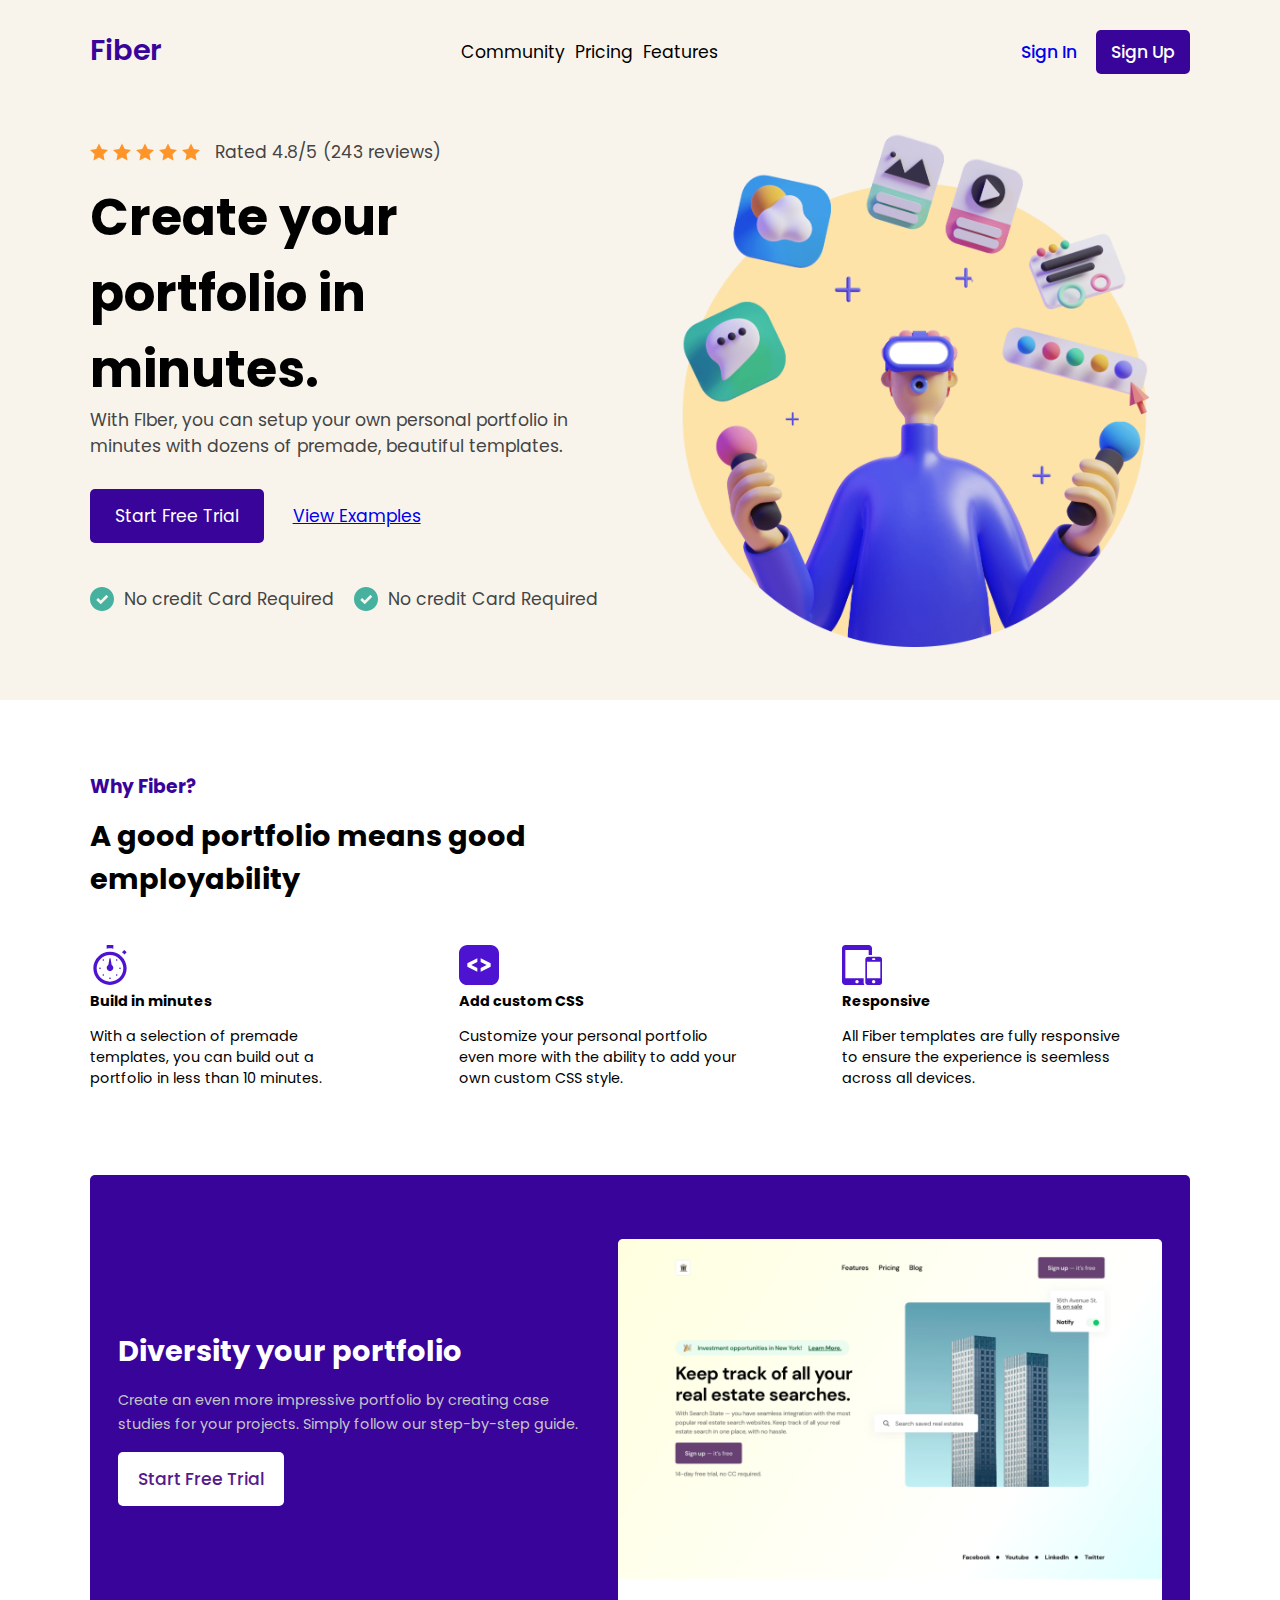
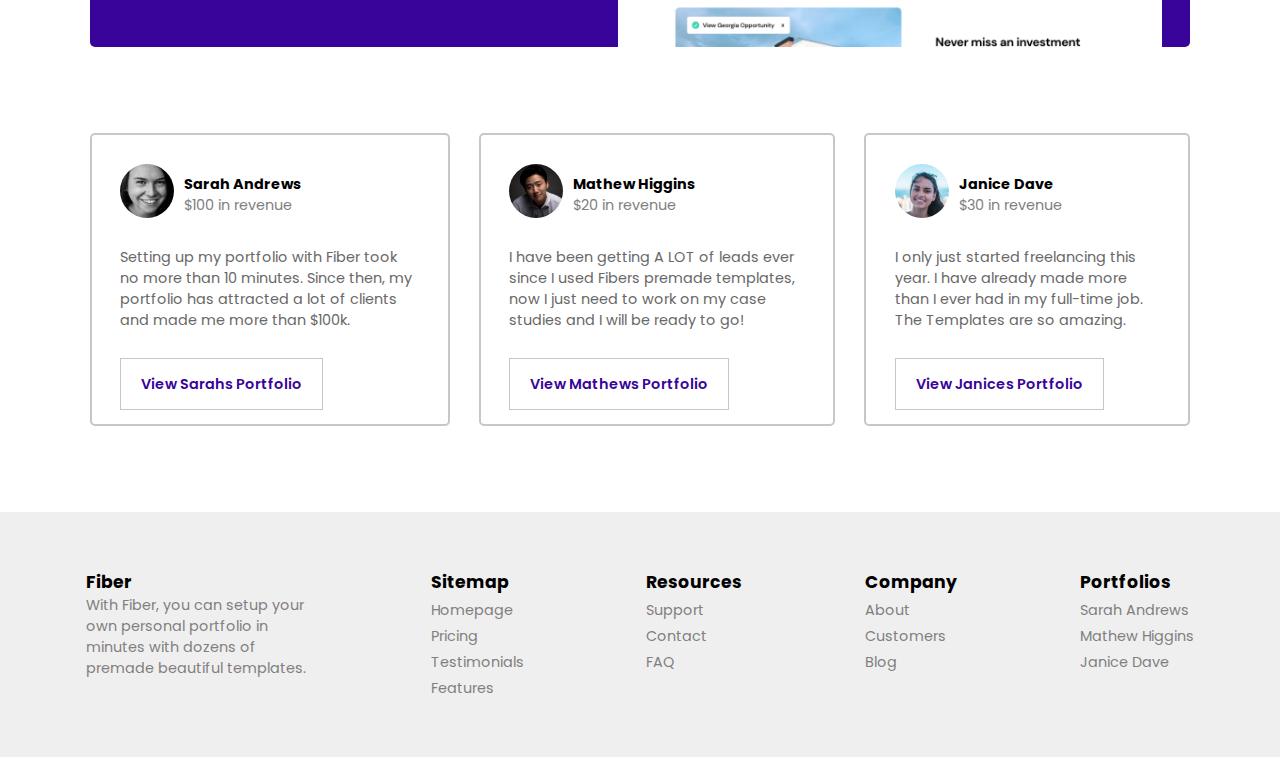
<file: index.html>
<!DOCTYPE html>
<html lang="en">
<head>
    <meta charset="UTF-8">
    <meta name="viewport" content="width=device-width, initial-scale=1.0">
    <link rel="stylesheet" href="https://use.fontawesome.com/releases/v5.15.3/css/all.css" integrity="sha384-SZXxX4whJ79/gErwcOYf+zWLeJdY/qpuqC4cAa9rOGUstPomtqpuNWT9wdPEn2fk" crossorigin="anonymous">
    <link rel="stylesheet" href="style.css">
    <title>Document</title>
</head>
<body>

<header> 
    <div class="navigation">
    <div class="logo">
        <p>Fiber</p>
    </div>

    <div class="hamburger" id="hamburger">
        <img src="Assets/Hamburger Menu.svg">
    </div>

    <div class="navbar" id="navbar">
        <ul>
        <li><a href="">Community</a></li>
        <li><a href="">Pricing</a></li>
        <li><a href="">Features</a></li>
        <li class="sign-in"><a href="index2.html">Sign In</a></li>
        <li class="sign-in"><a href="index2.html">Sign Up</a></li>
    </ul>
    </div>

    <div class="sign-btn">
        <a href="index2.html">Sign In</a>
        <a href="index2.html">Sign Up</a>
    </div>
</div>

    <div class="hero">

        <div class="left-side">

            <div class="stars">
                <img src="Assets/star.svg">
                <img src="Assets/star.svg">
                <img src="Assets/star.svg">
                <img src="Assets/star.svg">
                <img src="Assets/star.svg">
                <p>Rated 4.8/5 (243 reviews)</p>
            </div>
            <div class="content">
                <h1>Create your portfolio in minutes.</h1>
                <p>With FIber, you can setup your own personal portfolio in minutes with dozens of premade, beautiful templates.</p>
            </div>

            <div class="btn-2">
                <a href="index2.html">Start Free Trial</a>
                <a href="index2.html">View Examples</a>
            </div>
            <div class="info-text">
                <span>
                    <img src="Assets/Checkmark.svg">
                    <p>No credit Card Required</p>
                </span>

                <span>
                    <img src="Assets/Checkmark.svg">
                    <p>No credit Card Required</p>
                </span>
            </div>

        </div>

        <div class="right-side">
            <img src="Assets/hero-Illustration.png">
        </div>
    </div>
</header>

<section class="cards">
    <div class="heading">
        <h3>Why Fiber?</h3>
        <h2>A good portfolio means good employability</h2>

    </div>
        <div class="cards-content">
            <div class="card-info">
                <img src="Assets/time.svg">
                <h4>Build in minutes</h4>
                <p>With a selection of premade templates, you can build out a portfolio in less than 10 minutes.</p>
            </div>
        

        <div class="card-info">
            <img src="Assets/code.svg">
            <h4>Add custom CSS</h4>

            <p>Customize your personal portfolio even more with the ability to add your own custom CSS style.</p>
        </div>
    

    <div class="card-info">
        <img src="Assets/allSizes.svg">
        <h4>Responsive</h4>
        <p>All Fiber templates are fully responsive to ensure the experience is seemless across all devices.</p>
    </div>
</div>
</div>
    </div>



</section>

<section class="container">
    <div class="card">

    <div class="left-side">
        <div class="content">
        <h2>Diversity your portfolio</h2>
        <p>Create an even more impressive portfolio by creating case studies for your projects. Simply follow our step-by-step guide.</p>
        <a href="">Start Free Trial</a>
    </div>
</div>

    <div class="right-side">
        <img src="Assets/PagImage.png">
    </div>



    </div>



</section>

<section class="cards-review">

    <div class="card-user">

        <div class="info-user">
            <img src="Assets/UserAvatar.svg">
            <span>
                <h5>Sarah Andrews</h5>
                <p>$100 in revenue</p>
            </span>
        </div>
        <div class="content">
            <p>Setting up my portfolio with Fiber took no more than 10 minutes. Since then, my portfolio has attracted a lot of clients and made me more than $100k.</p>

        </div>
        <a href="">View Sarahs Portfolio</a>




    </div>

    <div class="card-user">

        <div class="info-user">
            <img src="Assets/UserAvatar 2.svg">
            <span>
                <h5>Mathew Higgins</h5>
                <p>$20 in revenue</p>
            </span>
        </div>
        <div class="content">
            <p>I have been getting A LOT of leads ever since I used Fibers premade templates, now I just need to work on my case studies and I will be ready to go!</p>

        </div>
        <a href="">View Mathews Portfolio</a>




    </div>

    <div class="card-user">

        <div class="info-user">
            <img src="Assets/UserAvatar 32.svg">
            <span>
                <h5>Janice Dave</h5>
                <p>$30 in revenue</p>
            </span>
        </div>
        <div class="content">

            <p>I only just started freelancing this year. I have already made more than I ever had in my full-time job. The Templates are so amazing.</p>
        </div>
        <a href="">View Janices Portfolio</a>




    </div>




</section>


<div class="footer">

    <div class="footer-info">
        <h4>Fiber</h4>
        <p>With Fiber, you can setup your own personal portfolio in minutes with dozens of premade beautiful templates.</p>


    </div>

    <div class="footer-nav">
        <h4>Sitemap</h4>
        <ul>
            <li><a href="index2.html">Homepage</a></li>
            <li><a href="">Pricing</a></li>
            <li><a href="">Testimonials</a></li>
            <li><a href="">Features</a></li>
        </ul>
    </div>

    <div class="footer-nav">
        <h4>Resources</h4>
        <ul>
            <li><a href="">Support</a></li>
            <li><a href="">Contact</a></li>
            <li><a href="">FAQ</a></li>
        </ul>
    </div>

    <div class="footer-nav">
        <h4>Company</h4>
        <ul>
            <li><a href="">About</a></li>
            <li><a href="">Customers</a></li>
            <li><a href="">Blog</a></li>
        </ul>
    </div>

    <div class="footer-nav">
        <h4>Portfolios</h4>
        <ul>
            <li><a href="">Sarah Andrews</a></li>
            <li><a href="">Mathew Higgins</a></li>
            <li><a href="">Janice Dave</a></li>
        </ul>
    </div>


</div>




    














<script src="script.js"></script>
    
</body>
</html>
</file>
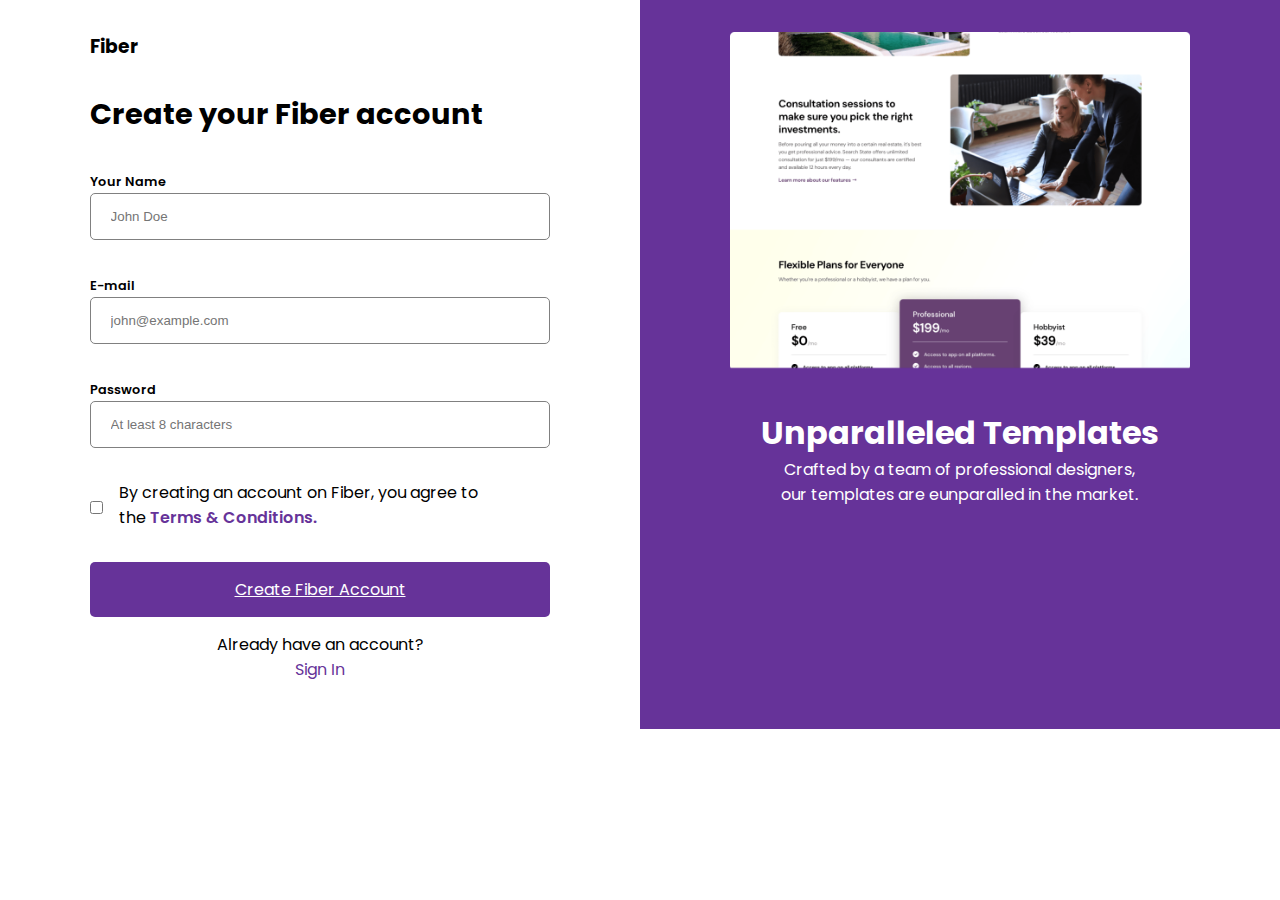
<file: index2.html>
<!DOCTYPE html>
<html lang="en">
<head>
    <meta charset="UTF-8">
    <meta name="viewport" content="width=device-width, initial-scale=1.0">
    <link rel="stylesheet" href="style2.css">
    <title>Document</title>
</head>
<body>

    <div class="container">

        <div class="left-side">
            <div class="heading">
                <h3>Fiber</h3>
                <h1>Create your Fiber account</h1>

            </div>
            <form>
                <div class="name">
                <label for="">Your Name</label><br>
                <input type="text" placeholder="John Doe">
            </div>
            <div class="email">
                <label for="">E-mail</label><br>
                <input type="email" placeholder="john@example.com">
            </div>
            <div class="password">
                <label for="">Password</label><br>
                <input type="password" placeholder="At least 8 characters">
            </div>
                <div class="checkbox">
                <input type="checkbox">
                <p>By creating an account on Fiber, you agree to the
                    <span>Terms & Conditions.</span></p>
            </div>

            <div class="btn">
                <a href="">Create Fiber Account</a>
                <a href="">Already have an account?<br>
                    <span>Sign In</span></a>
            </div>





            </form>
        </div>

        <div class="right-side">
            <div class="image">
                <img src="Assets/SignUp Image.png">
            </div>
            <div class="content">
                <h1>Unparalleled Templates</h1>
                <p>Crafted by a team of professional designers, our templates are eunparalled in the market.</p>
            </div>
        </div>

    </div>

  
    
</body>
</html>
</file>
<file: style.css>
@import url('https://fonts.googleapis.com/css2?family=Poppins:wght@400;500;600;700&display=swap');

*{
    box-sizing: border-box;
    margin: 0;
    padding: 0;
}

html {
    font-size: 90%;
}

body {
    font-family: "Poppins", sans-serif;
    text-decoration: none;
}

section {
    padding: 3rem 7%;
}

header {
    padding: 2rem 7%;
    background-color: rgb(242, 234, 218, .5);
    min-height: 700px;
    
}

header .navigation {
    display: flex;
    justify-content: space-between;
    min-height: 70px;
    
}

header .navigation .logo p {
    font-size: 2rem;
    font-weight: 600;
    color: rgb(56, 4, 154);
}

header .navigation .navbar {
    margin-top: 10px;
}

header .navigation .navbar ul{
    display: flex;
    list-style: none;
}

header .navigation .navbar ul li a {
    text-decoration: none;
    color: black;
    margin-left: 10px;
    font-size: 1.2rem;

}

header .navigation .navbar .sign-in {
    display: none;
}

header .navigation .sign-btn {
    margin-top: 10px;
}

header .navigation .sign-btn a{
    text-decoration: none;
    padding: 10px 15px;
    font-weight: 500;
    font-size: 1.2rem;
    border-radius: 5px;

}

header .navigation .sign-btn a:last-child {
    background:rgb(56, 4, 154);
    color: white;
    
}

header .hero {
    display: flex;
    justify-content: space-between;
    flex-wrap: wrap-reverse;
    align-content: center;
    justify-content: center;
    align-items: center;
}

header .hero .left-side {
    flex: 1 1 25rem;
    
}

header .hero .left-side .stars {
    display: flex;

}

header .hero .left-side .stars img {
    margin-right: 5px;
}

header .hero .left-side .stars p {
    color: rgb(68, 68, 68);
    font-size: 1.2rem;
    margin-left: 10px;
}

header .hero .left-side .content {
    padding: 1rem 0;
    width: 90%;
    
}

header .hero .left-side .content h1 {
    font-size: 3.5rem;
}

header .hero .left-side .content p {
    color: rgb(68, 68, 68);
    font-size: 1.2rem;
    line-height: 1.5;

}

header .hero .left-side .btn-2 {
    margin: 2rem 0;
}

header .hero .left-side .btn-2 a {
    padding: 15px 25px;
    border-radius: 5px;
    font-size: 1.2rem;

}

header .hero .left-side .btn-2 a:first-child{
    background:rgb(56, 4, 154);
    color: white;
    text-decoration: none;

}

header .hero .left-side .info-text {
    display: flex;
    padding-top: 2rem;
    flex-wrap: wrap;

}

header .hero .left-side .info-text span {
    display: flex;
    margin-right: 20px;
    
}

header .hero .left-side .info-text p {
    margin-left: 10px;
    font-size: 1.2rem;
    color: rgb(68, 68, 68);
}

header .hero .right-side {
    flex: 1 1 25rem;
}

header .hero .right-side img {
    width: 100%;
}


/*card-section*/

.cards .heading {
    margin: 2rem 0;
}

.cards .heading h3 {
    color: rgb(56, 4, 154);
    font-size: 1.3rem;
    margin-bottom: 1rem;

}

.cards .heading h2 {
    font-size: 2rem;
    width: 40%;

}

.cards .cards-content {
    display: flex;
    justify-content: space-between;
    gap: 2rem;
   
}

.cards .cards-content .card-info {

    margin-top: 1rem;
}

.cards .cards-content .card-info  h4 {
    margin-bottom: 1rem;
}

.cards .cards-content .card-info p{
    width: 80%;

}

/* container-section */

.container {
    display: flex;
    justify-content: space-between;
    flex-wrap: wrap;
    gap: 1rem;
    
    
}

.container .card {
    background-color: rgb(56, 4, 154);
    display: flex;
    justify-content: space-between;
    padding: 2rem;
    border-radius: 5px;
    gap: 2rem;
    align-content: center;
    justify-content: center;
    align-items: center;
    
    
}

.container .left-side {
    flex: 1 1 15rem;
}

.container .left-side .content h2 {
    color: white;
    font-size: 2rem;
}

.container .left-side .content p {
    padding: 1rem 0;
    color: rgb(199, 198, 198);
    line-height: 1.7;
    margin-bottom: 1rem;
}

.container .left-side .content a {
    padding: 15px 20px;
    border-radius: 5px;
    text-decoration: none;
    font-size: 1.2rem;
    font-weight: 500;
    background-color: white;
}


.container .right-side {
    flex: 1 1 20rem;
    
}

.container .right-side img {
    width: 100%;
    position: relative;
    top: 35px;
   
    
}

/* card-review */

.cards-review {
    display: flex;
    justify-content: space-between;
    gap: 2rem;
    
    
}

.cards-review .card-user {
    padding: 2rem;
    border: 2px solid rgb(199, 199, 199);
    border-radius: 5px;
}

.cards-review .card-user .info-user {
    display: flex;

}

.cards-review .card-user .info-user span {
    margin-left: 10px;
    margin-top: 10px;
    
}

.cards-review .card-user .info-user span h5 {
    font-size: 1rem;
}

.cards-review .card-user .info-user span p {
    color: gray;
}

.cards-review .card-user .content {
    padding: 2rem 0;

}

.cards-review .card-user .content p {
    color: rgb(104, 104, 104);
    padding-bottom: 1rem;
}

.cards-review .card-user a {
    padding: 15px 20px;
    border:rgb(199, 199, 199) 1px solid;
    color: rgb(56, 4, 154);
    font-weight: 600;
    font-size: 1rem;
    text-decoration: none;
}

/* footer */

.footer {
    margin-top: 3rem;
    background-color:rgb(225, 223, 223, .5);
    display: flex;
    justify-content: space-between;
    gap: 2rem;
    padding: 4rem 6rem;
}

.footer .footer-info {
    width: 20%;
   
}

.footer .footer-info p {
    color: rgb(128, 127, 127);
}

.footer h4 {
    font-size: 1.2rem;
}

.footer .footer-nav ul {
    list-style: none;
}

.footer .footer-nav ul li {
    margin-top: 5px;
}
 
.footer .footer-nav ul li a {
    text-decoration: none;
    color: rgb(128, 127, 127);
}

#hamburger {
    cursor: pointer;
    display: none;
}
























@media (max-width: 991px){

    html {
        font-size: 80%;
    }

    body {
        height: 100%;
    }

    header .navigation .navbar {
        display: none;
    }

    header .navigation .sign-btn {
        display: none;
    }

    header .hero .left-side .content p {
        width: 90%;
    }

    header .hero .left-side .stars {
        display: none;
    }

    header .hero .left-side .btn-2 {
        display: flex;
        flex-direction: column;
        margin: .5rem;
    }

    header .hero .left-side .btn-2 a {
        text-align: center;
        
    }

    header .hero .left-side .info-text {
        padding: 0;
        gap: 1rem;
        align-items: center;
    }


    .cards .heading h2 {
        width: 90%;
    }


    .cards .cards-content {
        flex-wrap: wrap;
    }

    .container .card {
        flex-direction: column;
    }

    .container .left-side .content a {
        display: flex;
        justify-content: center;
        
    }

    




    .cards-review {
        flex-wrap: wrap;
    }

    .cards-review .card-user a {
        display: flex;
        justify-content: center;
    }

    .footer {
        padding: 4rem 2rem;
        flex-wrap: wrap;
        flex-direction: column;
    }

    .footer .footer-info {
        width: 100%;
    }


    /*hamburger menu */

    #hamburger {
        cursor: pointer;
        display: block;
        position: absolute;
        top: 10px;
        right: 0;
    }

    header .navigation {
        position: relative;
    }

    #navbar.show {
        display: block;
        width: 100%;
        height: auto;
        background-color: rgb(56, 4, 154);;
        position: absolute;
        top: 25px;
        border-radius: 5px;
        

    }

    header .navigation .navbar ul {
        display: block;
        text-align: center;
        margin-top: 15px;
        
    }

    header .navigation .navbar ul li {
        padding: 1rem 0;
    }

    header .navigation .navbar ul li a {
        font-size: 1.5rem;
        color: white;
        font-weight: 400;
    }

    header .navigation .navbar ul li a:hover {
        text-decoration: underline;
    }

    header .navigation .navbar .sign-in {
        display: block;
    }
}
</file>
<file: style2.css>
@import url('https://fonts.googleapis.com/css2?family=Poppins:wght@400;500;600;700&display=swap');

*{
    box-sizing: border-box;
    margin: 0;
    padding: 0;
}

body {
    font-family: "Poppins", sans-serif;
    height: 100%;
    
}

.container {
    display: flex;
    justify-content: space-between;
    align-content: center;
    
    

}

.container .left-side {
    flex: 1 1 30rem;
    padding: 2rem 7%;
}

.container .left-side h1 {
    margin: 2rem 0;
    font-size: 1.8rem;
}

.container .left-side form {
    display: flex;
    flex-direction: column;
    gap: 2rem;
    width: 100%;
}

.container .left-side form .name input, 
.container .left-side form .email input,
.container .left-side form .password input {
    padding: 15px 20px;
    width: 100%;
    border: 1px solid gray;
    border-radius: 5px;
    
}

.container .left-side form label {
    font-weight: 600;
    font-size: .8rem;
}

.container .left-side form .checkbox {
    display: flex;
    gap: 1rem;
}

.container .left-side form .checkbox p {
    width: 80%;
}

.container .left-side form .checkbox span {
    color:rebeccapurple;
    font-weight: 600;
}

.container .left-side form .checkbox input {
    margin-top: 5px;
}

.container .left-side form .btn {
    display: flex;
    flex-direction: column;
    width: 100%;
    
}

.container .left-side form .btn a:first-child {
    background-color: rebeccapurple;
    padding: 15px 20px;
    text-align: center;
    color: white;
    border-radius: 5px;
    
}

.container .left-side form .btn a:last-child {
    background-color: white;
    padding: 15px 20px;
    text-align: center;
    color: black;
    text-decoration: none;
    border-radius: 5px;
    
    
}

.container .left-side form .btn span {
    color: rebeccapurple;
}















.container .right-side {
    flex: 1 1 30rem;
    background-color: rebeccapurple;
    padding: 2rem 7%;
    
}

.container .right-side img {
    width: 100%;
}

.container .right-side .content {
    color: white;
    padding: 2rem 0;
    text-align: center;
}

.container .right-side .content p {
    width: 80%;
    margin: auto;
}

















@media (max-width: 991px){

    .container {
        padding: 0rem 2rem;
        display: flex;
        flex-direction: column;
        
    }

    .container .right-side {
        display: none;
    }

    .container .left-side form .name input, 
.container .left-side form .email input,
.container .left-side form .password input {
    width: 100%;
    
}

.container .left-side form .btn {
    display: flex;
    flex-direction: column;
    width: 100%;
    
}


}
</file>
